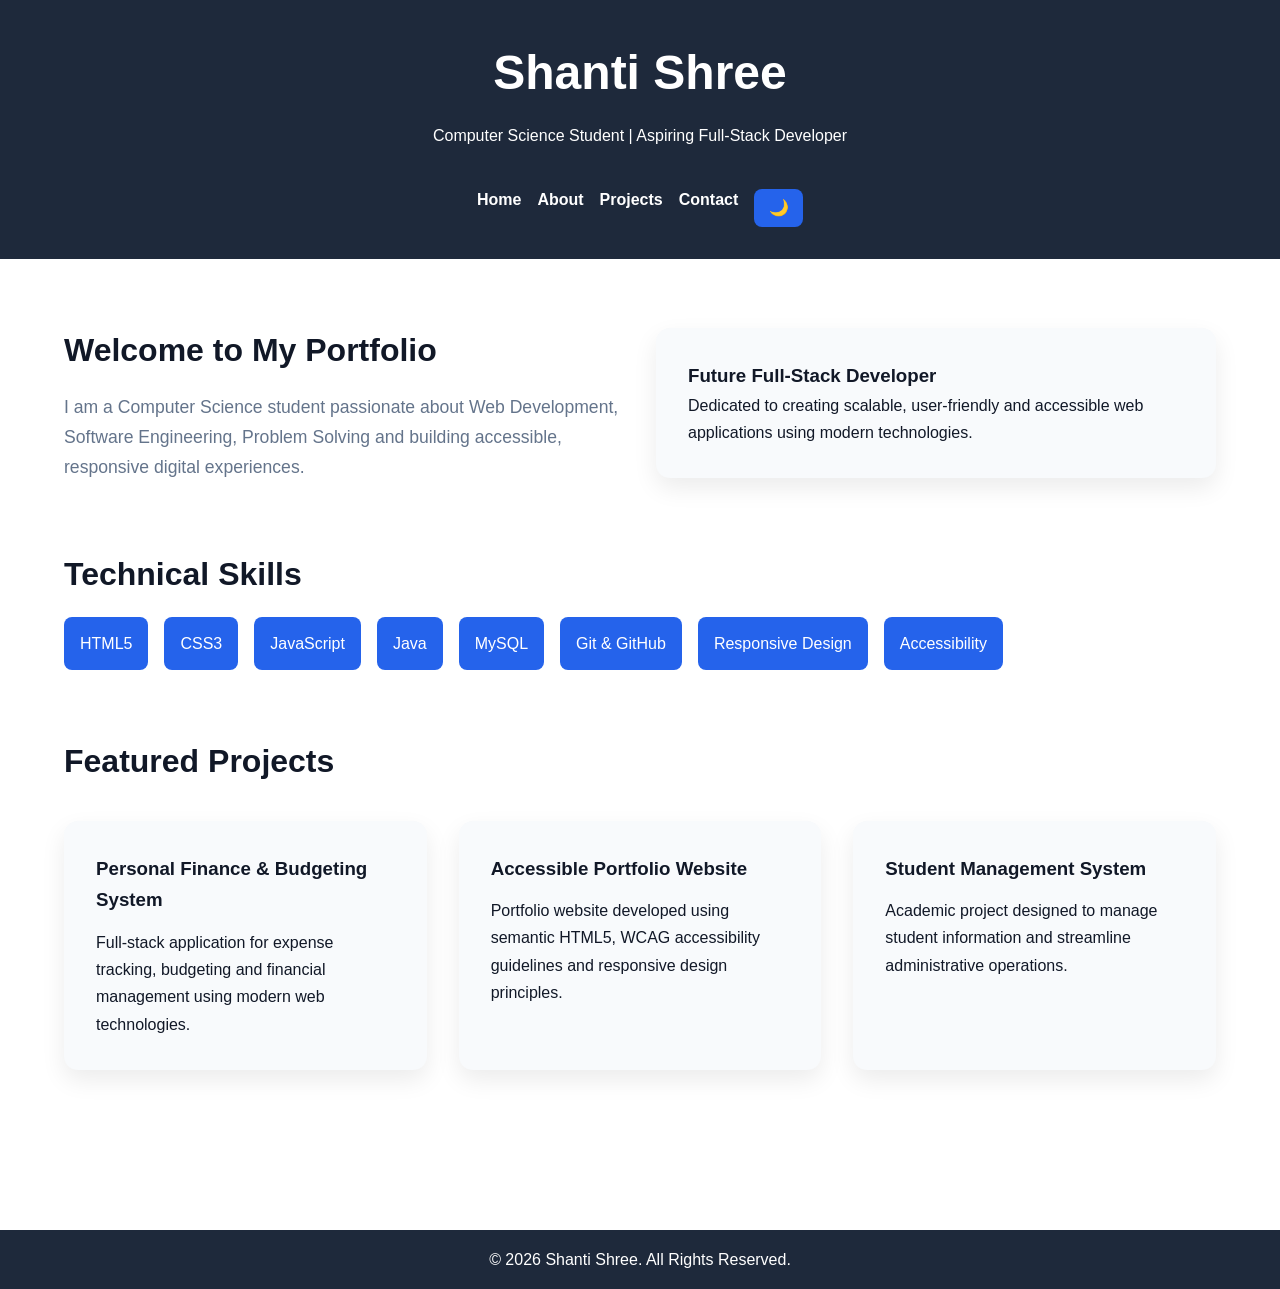
<file: index.html>
<!DOCTYPE html>
<html lang="en">
<head>
    <meta charset="UTF-8">
    <meta name="viewport" content="width=device-width, initial-scale=1.0">

    <title>Shanti Shree | Portfolio</title>

    <meta name="description" content="Portfolio of Shanti Shree, Computer Science Student and aspiring Full-Stack Developer.">
    <meta name="keywords" content="Portfolio, Computer Science, Web Development, HTML5, CSS3, Accessibility">
    <meta name="author" content="Shanti Shree">
    <meta name="robots" content="index, follow">

    <meta property="og:title" content="Shanti Shree Portfolio">
    <meta property="og:description" content="Explore projects, skills and achievements of Shanti Shree.">
    <meta property="og:type" content="website">

    <link rel="stylesheet" href="css/style.css">
</head>
<body>

<a class="skip-link" href="#main-content">Skip to Main Content</a>

<header>
    <div class="container">

        <h1>Shanti Shree</h1>

        <p>
            Computer Science Student | Aspiring Full-Stack Developer
        </p>

        <nav aria-label="Primary Navigation">

            <ul class="nav-links">

                <li>
                    <a href="index.html" aria-current="page">Home</a>
                </li>

                <li>
                    <a href="about.html">About</a>
                </li>

                <li>
                    <a href="projects.html">Projects</a>
                </li>

                <li>
                    <a href="contact.html">Contact</a>
                </li>

                <li>
                    <button
                        id="theme-toggle"
                        aria-label="Toggle dark mode">
                        🌙
                    </button>
                </li>

            </ul>

        </nav>

    </div>
</header>

<main id="main-content">

    <div class="container">

        <section
            class="hero"
            aria-labelledby="hero-heading">

            <div class="hero-content">

                <h2 id="hero-heading">
                    Welcome to My Portfolio
                </h2>

                <p>
                    I am a Computer Science student passionate about
                    Web Development, Software Engineering,
                    Problem Solving and building accessible,
                    responsive digital experiences.
                </p>

            </div>

            <div class="hero-card">

                <h3>Future Full-Stack Developer</h3>

                <p>
                    Dedicated to creating scalable,
                    user-friendly and accessible web
                    applications using modern technologies.
                </p>

            </div>

        </section>

        <section aria-labelledby="skills-heading">

            <h2 id="skills-heading">
                Technical Skills
            </h2>

            <ul class="skills-list">

                <li>HTML5</li>

                <li>CSS3</li>

                <li>JavaScript</li>

                <li>Java</li>

                <li>MySQL</li>

                <li>Git & GitHub</li>

                <li>Responsive Design</li>

                <li>Accessibility</li>

            </ul>

        </section>

        <section aria-labelledby="featured-projects">

            <h2 id="featured-projects">
                Featured Projects
            </h2>

            <div class="projects-grid">

                <article class="card">

                    <h3>
                        Personal Finance & Budgeting System
                    </h3>

                    <p>
                        Full-stack application for expense tracking,
                        budgeting and financial management using
                        modern web technologies.
                    </p>

                </article>

                <article class="card">

                    <h3>
                        Accessible Portfolio Website
                    </h3>

                    <p>
                        Portfolio website developed using semantic
                        HTML5, WCAG accessibility guidelines and
                        responsive design principles.
                    </p>

                </article>

                <article class="card">

                    <h3>
                        Student Management System
                    </h3>

                    <p>
                        Academic project designed to manage student
                        information and streamline administrative
                        operations.
                    </p>

                </article>

            </div>

        </section>

    </div>

</main>

<footer>

    <p>
        &copy; 2026 Shanti Shree. All Rights Reserved.
    </p>

</footer>

<script src="js/theme.js"></script>

</body>
</html>
</file>
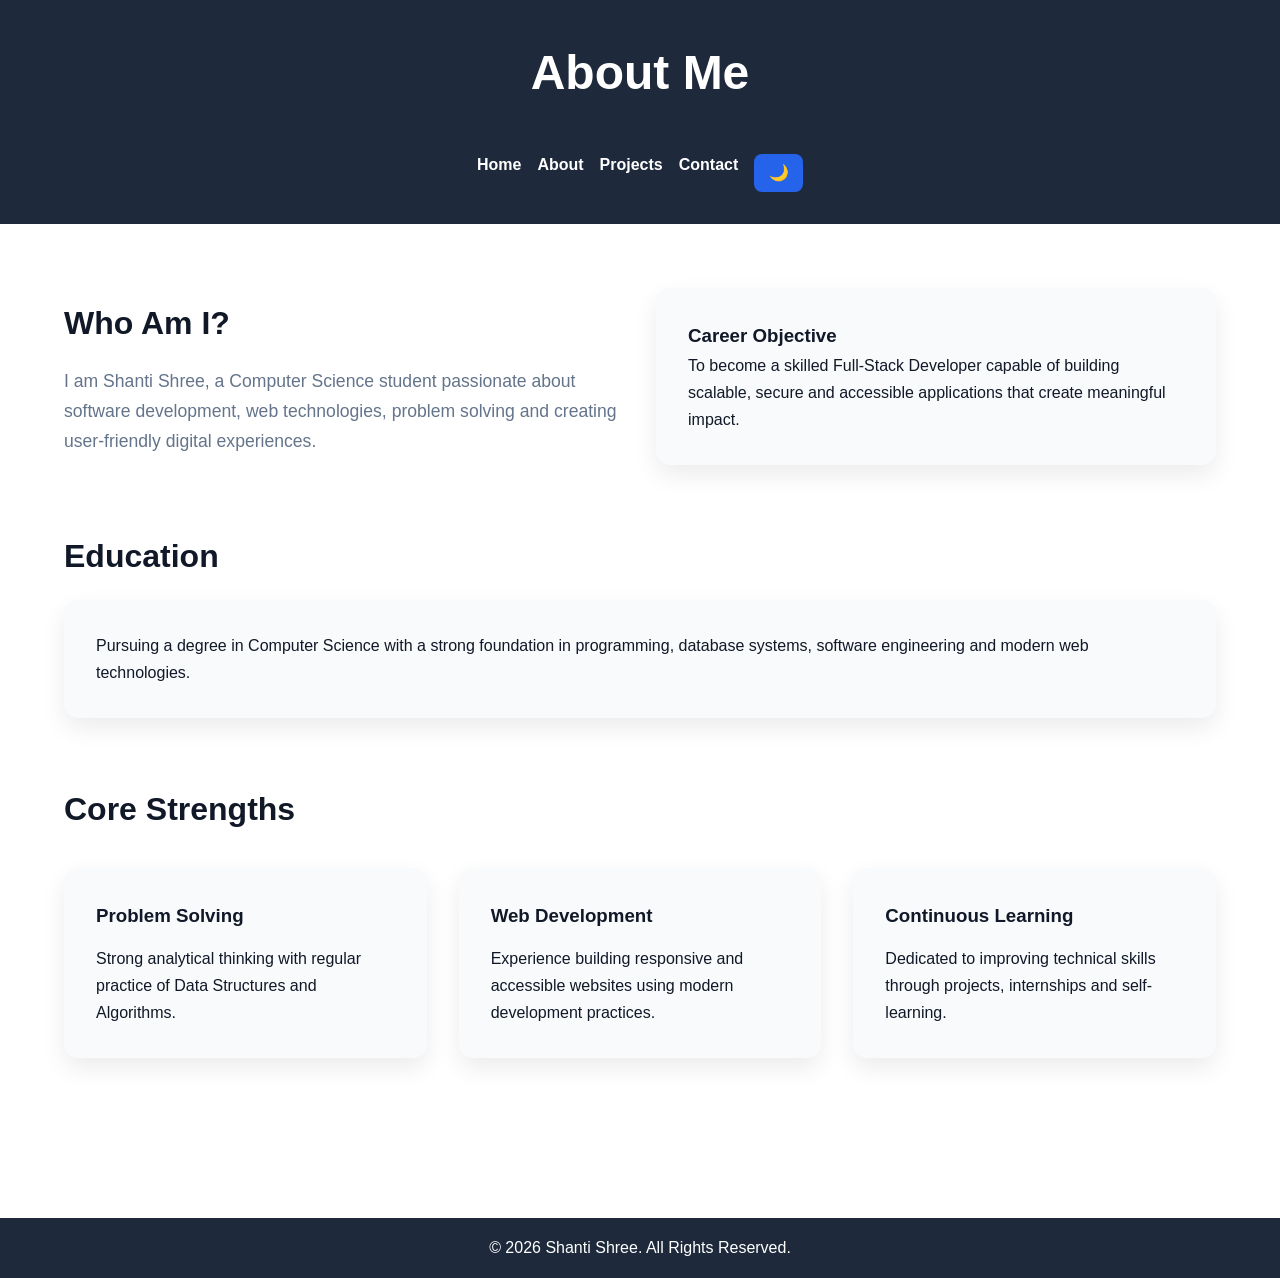
<file: about.html>
<!DOCTYPE html>
<html lang="en">
<head>
    <meta charset="UTF-8">
    <meta name="viewport" content="width=device-width, initial-scale=1.0">

    <title>About | Shanti Shree</title>

    <meta name="description" content="Learn more about Shanti Shree, Computer Science student and aspiring Full-Stack Developer.">

    <link rel="stylesheet" href="css/style.css">
</head>
<body>

<a class="skip-link" href="#main-content">Skip to Main Content</a>

<header>

    <div class="container">

        <h1>About Me</h1>

        <nav aria-label="Primary Navigation">

            <ul class="nav-links">

                <li>
                    <a href="index.html">Home</a>
                </li>

                <li>
                    <a href="about.html" aria-current="page">About</a>
                </li>

                <li>
                    <a href="projects.html">Projects</a>
                </li>

                <li>
                    <a href="contact.html">Contact</a>
                </li>

                <li>
                    <button
                        id="theme-toggle"
                        aria-label="Toggle dark mode">
                        🌙
                    </button>
                </li>

            </ul>

        </nav>

    </div>

</header>

<main id="main-content">

    <div class="container">

        <section class="hero" aria-labelledby="about-heading">

            <div class="hero-content">

                <h2 id="about-heading">
                    Who Am I?
                </h2>

                <p>
                    I am Shanti Shree, a Computer Science student
                    passionate about software development, web
                    technologies, problem solving and creating
                    user-friendly digital experiences.
                </p>

            </div>

            <div class="hero-card">

                <h3>
                    Career Objective
                </h3>

                <p>
                    To become a skilled Full-Stack Developer capable
                    of building scalable, secure and accessible
                    applications that create meaningful impact.
                </p>

            </div>

        </section>

        <section aria-labelledby="education-heading">

            <h2 id="education-heading">
                Education
            </h2>

            <article class="card">

                <p>
                    Pursuing a degree in Computer Science with
                    a strong foundation in programming,
                    database systems, software engineering
                    and modern web technologies.
                </p>

            </article>

        </section>

        <section aria-labelledby="strengths-heading">

            <h2 id="strengths-heading">
                Core Strengths
            </h2>

            <div class="projects-grid">

                <article class="card">

                    <h3>
                        Problem Solving
                    </h3>

                    <p>
                        Strong analytical thinking with regular
                        practice of Data Structures and Algorithms.
                    </p>

                </article>

                <article class="card">

                    <h3>
                        Web Development
                    </h3>

                    <p>
                        Experience building responsive and
                        accessible websites using modern
                        development practices.
                    </p>

                </article>

                <article class="card">

                    <h3>
                        Continuous Learning
                    </h3>

                    <p>
                        Dedicated to improving technical
                        skills through projects, internships
                        and self-learning.
                    </p>

                </article>

            </div>

        </section>

    </div>

</main>

<footer>

    <p>
        &copy; 2026 Shanti Shree. All Rights Reserved.
    </p>

</footer>

<script src="js/theme.js"></script>

</body>
</html>
</file>
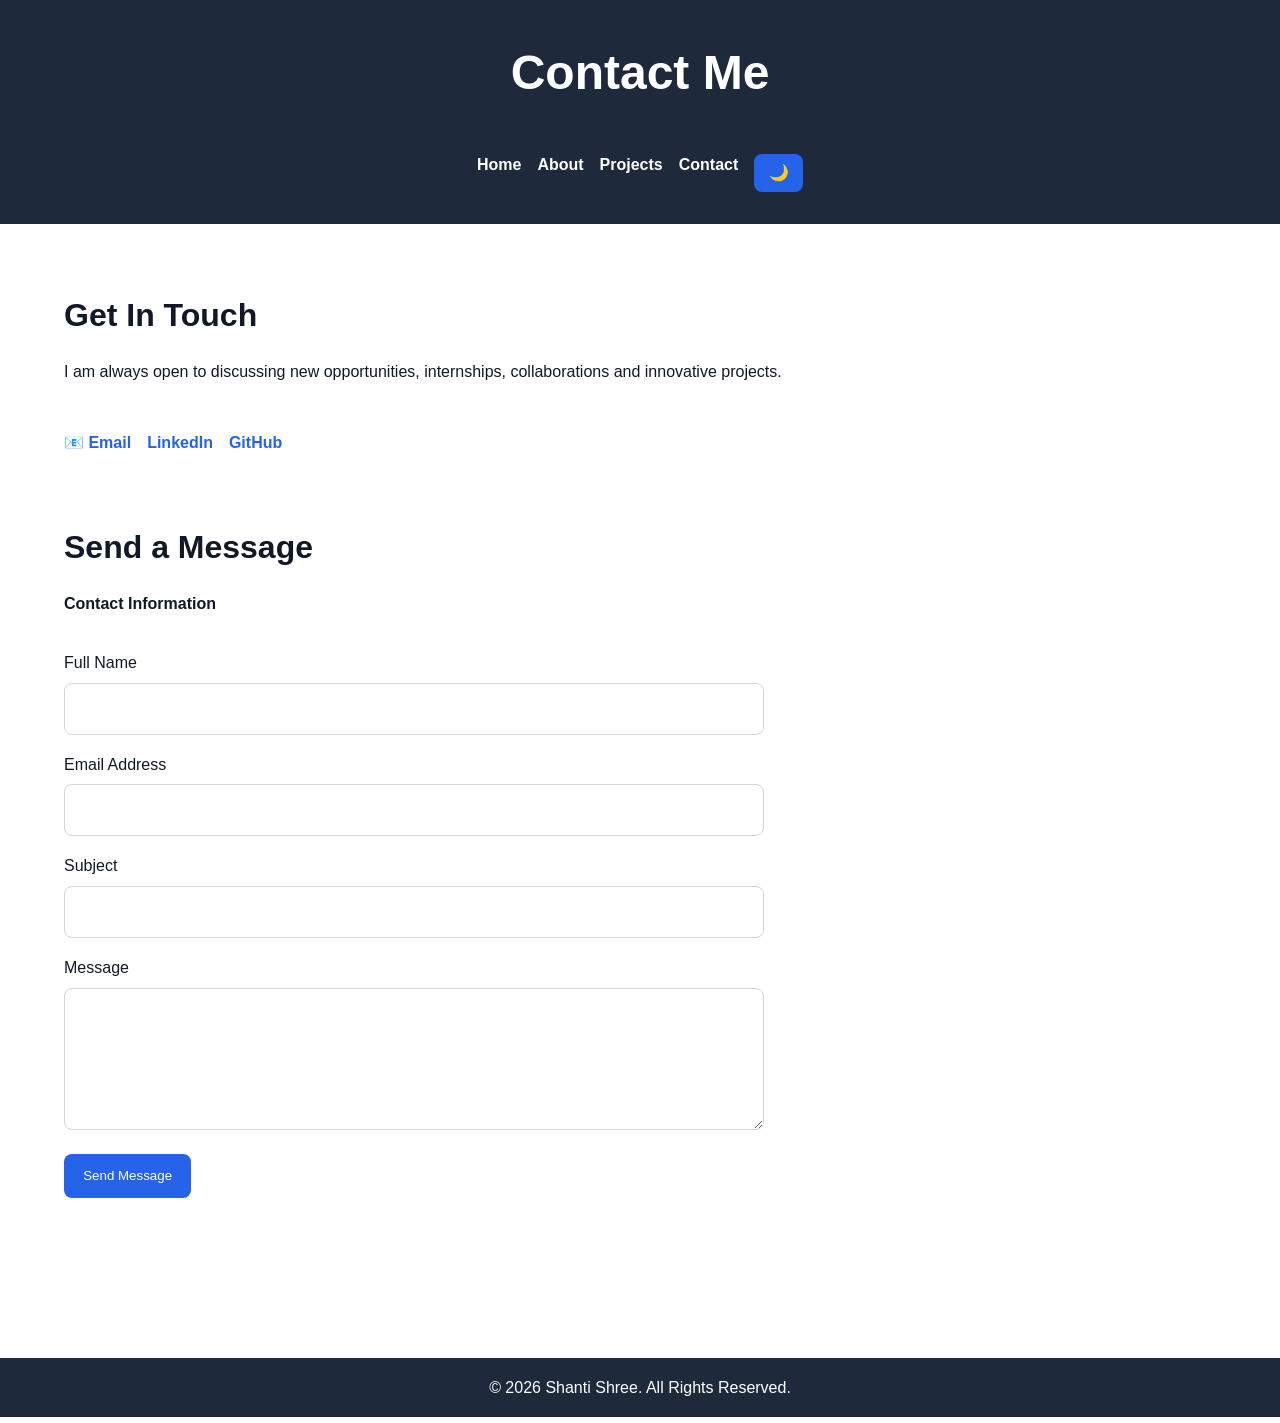
<file: contact.html>
<!DOCTYPE html>
<html lang="en">
<head>
    <meta charset="UTF-8">
    <meta name="viewport" content="width=device-width, initial-scale=1.0">

    <title>Contact | Shanti Shree</title>

    <meta name="description" content="Contact Shanti Shree for opportunities, collaborations and professional networking.">

    <link rel="stylesheet" href="css/style.css">
</head>
<body>

<a class="skip-link" href="#main-content">
    Skip to Main Content
</a>

<header>

    <div class="container">

        <h1>Contact Me</h1>

        <nav aria-label="Primary Navigation">

            <ul class="nav-links">

                <li>
                    <a href="index.html">Home</a>
                </li>

                <li>
                    <a href="about.html">About</a>
                </li>

                <li>
                    <a href="projects.html">Projects</a>
                </li>

                <li>
                    <a href="contact.html" aria-current="page">Contact</a>
                </li>

                <li>
                    <button
                        id="theme-toggle"
                        aria-label="Toggle dark mode">
                        🌙
                    </button>
                </li>

            </ul>

        </nav>

    </div>

</header>

<main id="main-content">

    <div class="container">

        <section aria-labelledby="contact-heading">

            <h2 id="contact-heading">
                Get In Touch
            </h2>

            <p>
                I am always open to discussing new opportunities,
                internships, collaborations and innovative projects.
            </p>

            <br>

            <div class="contact-links">

                <a href="mailto:shantishree83@gmail.com">
                    📧 Email
                </a>

                <a
                    href="https://www.linkedin.com/in/shantishree/"
                    target="_blank"
                    rel="noopener noreferrer">

                    LinkedIn

                </a>

                <a
                    href="https://github.com/Shantishree28"
                    target="_blank"
                    rel="noopener noreferrer">

                    GitHub

                </a>

            </div>

        </section>

        <section aria-labelledby="form-heading">

            <h2 id="form-heading">
                Send a Message
            </h2>

            <form aria-labelledby="form-heading">

                <fieldset>

                    <legend>
                        Contact Information
                    </legend>

                    <label for="name">
                        Full Name
                    </label>

                    <input
                        type="text"
                        id="name"
                        name="name"
                        required>

                    <label for="email">
                        Email Address
                    </label>

                    <input
                        type="email"
                        id="email"
                        name="email"
                        required>

                    <label for="subject">
                        Subject
                    </label>

                    <input
                        type="text"
                        id="subject"
                        name="subject"
                        required>

                    <label for="message">
                        Message
                    </label>

                    <textarea
                        id="message"
                        name="message"
                        rows="6"
                        required></textarea>

                    <button type="submit">
                        Send Message
                    </button>

                </fieldset>

            </form>

        </section>

    </div>

</main>

<footer>

    <p>
        &copy; 2026 Shanti Shree. All Rights Reserved.
    </p>

</footer>

<script src="js/theme.js"></script>

</body>
</html>
</file>
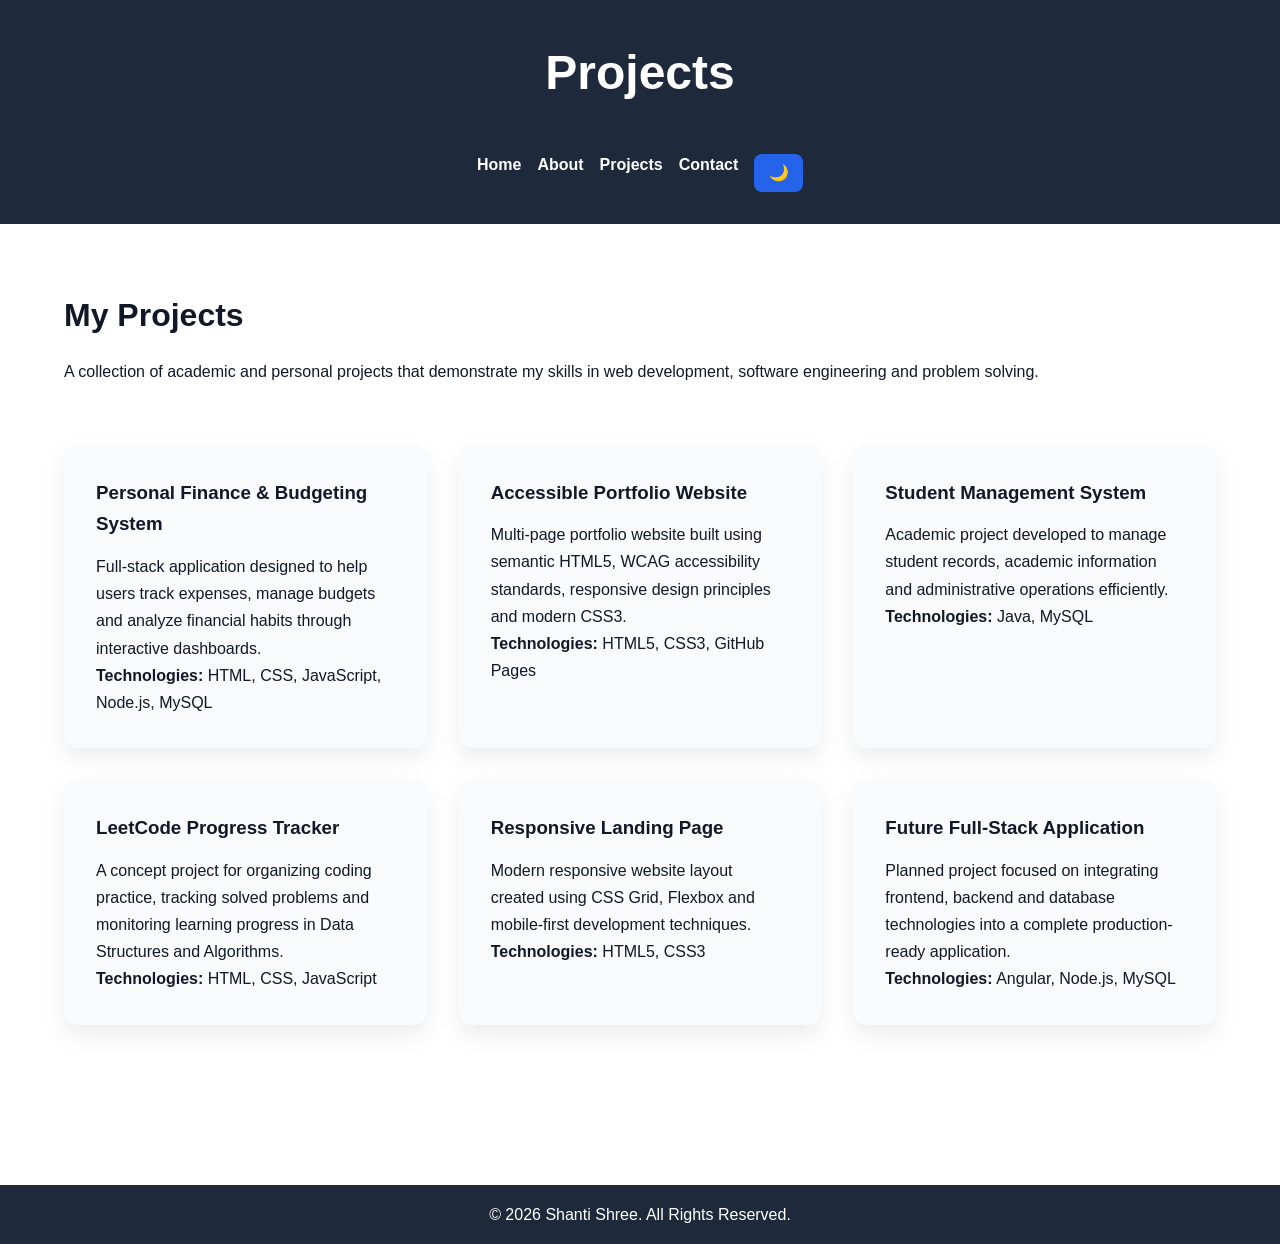
<file: projects.html>
<!DOCTYPE html>
<html lang="en">
<head>
    <meta charset="UTF-8">
    <meta name="viewport" content="width=device-width, initial-scale=1.0">

    <title>Projects | Shanti Shree</title>

    <meta name="description" content="Projects developed by Shanti Shree showcasing web development, software engineering and problem-solving skills.">

    <link rel="stylesheet" href="css/style.css">
</head>
<body>

<a class="skip-link" href="#main-content">Skip to Main Content</a>

<header>

    <div class="container">

        <h1>Projects</h1>

        <nav aria-label="Primary Navigation">

            <ul class="nav-links">

                <li>
                    <a href="index.html">Home</a>
                </li>

                <li>
                    <a href="about.html">About</a>
                </li>

                <li>
                    <a href="projects.html" aria-current="page">Projects</a>
                </li>

                <li>
                    <a href="contact.html">Contact</a>
                </li>

                <li>
                    <button
                        id="theme-toggle"
                        aria-label="Toggle dark mode">
                        🌙
                    </button>
                </li>

            </ul>

        </nav>

    </div>

</header>

<main id="main-content">

    <div class="container">

        <section aria-labelledby="project-heading">

            <h2 id="project-heading">
                My Projects
            </h2>

            <p>
                A collection of academic and personal projects that demonstrate
                my skills in web development, software engineering and problem solving.
            </p>

            <br>

            <div class="projects-grid">

                <article class="card">

                    <h3>
                        Personal Finance & Budgeting System
                    </h3>

                    <p>
                        Full-stack application designed to help users
                        track expenses, manage budgets and analyze
                        financial habits through interactive dashboards.
                    </p>

                    <p>
                        <strong>Technologies:</strong>
                        HTML, CSS, JavaScript, Node.js, MySQL
                    </p>

                </article>

                <article class="card">

                    <h3>
                        Accessible Portfolio Website
                    </h3>

                    <p>
                        Multi-page portfolio website built using
                        semantic HTML5, WCAG accessibility standards,
                        responsive design principles and modern CSS3.
                    </p>

                    <p>
                        <strong>Technologies:</strong>
                        HTML5, CSS3, GitHub Pages
                    </p>

                </article>

                <article class="card">

                    <h3>
                        Student Management System
                    </h3>

                    <p>
                        Academic project developed to manage student
                        records, academic information and administrative
                        operations efficiently.
                    </p>

                    <p>
                        <strong>Technologies:</strong>
                        Java, MySQL
                    </p>

                </article>

                <article class="card">

                    <h3>
                        LeetCode Progress Tracker
                    </h3>

                    <p>
                        A concept project for organizing coding practice,
                        tracking solved problems and monitoring learning
                        progress in Data Structures and Algorithms.
                    </p>

                    <p>
                        <strong>Technologies:</strong>
                        HTML, CSS, JavaScript
                    </p>

                </article>

                <article class="card">

                    <h3>
                        Responsive Landing Page
                    </h3>

                    <p>
                        Modern responsive website layout created using
                        CSS Grid, Flexbox and mobile-first development
                        techniques.
                    </p>

                    <p>
                        <strong>Technologies:</strong>
                        HTML5, CSS3
                    </p>

                </article>

                <article class="card">

                    <h3>
                        Future Full-Stack Application
                    </h3>

                    <p>
                        Planned project focused on integrating frontend,
                        backend and database technologies into a complete
                        production-ready application.
                    </p>

                    <p>
                        <strong>Technologies:</strong>
                        Angular, Node.js, MySQL
                    </p>

                </article>

            </div>

        </section>

    </div>

</main>

<footer>

    <p>
        &copy; 2026 Shanti Shree. All Rights Reserved.
    </p>

</footer>

<script src="js/theme.js"></script>

</body>
</html>
</file>
<file: css/style.css>
:root{
    --primary:#2563eb;
    --secondary:#1e293b;
    --background:#ffffff;
    --surface:#f8fafc;
    --text:#111827;
    --text-light:#64748b;

    --shadow:0 10px 25px rgba(0,0,0,.08);
    --radius:14px;
    --transition:.3s ease;
}

[data-theme="dark"]{
    --background:#0f172a;
    --surface:#1e293b;
    --text:#f8fafc;
    --text-light:#cbd5e1;
}

*{
    margin:0;
    padding:0;
    box-sizing:border-box;
}

html{
    scroll-behavior:smooth;
}

body{
    font-family:'Segoe UI', Tahoma, Geneva, Verdana, sans-serif;
    background:var(--background);
    color:var(--text);
    line-height:1.7;
    transition:background var(--transition),
               color var(--transition);
}

.container{
    width:90%;
    max-width:1200px;
    margin:auto;
}

/* Skip Link */

.skip-link{
    position:absolute;
    left:-9999px;
}

.skip-link:focus{
    left:10px;
    top:10px;
    background:white;
    color:black;
    padding:10px;
    border-radius:5px;
    z-index:1000;
}

/* Header */

header{
    background:var(--secondary);
    color:white;
    text-align:center;
    padding:2rem 0;
}

header h1{
    font-size:2.5rem;
}

header p{
    margin-top:.5rem;
}

/* Navigation */

.nav-links{
    list-style:none;
    display:flex;
    justify-content:center;
    align-items:center;
    flex-wrap:wrap;
    gap:1rem;
    margin-top:1.5rem;
}

.nav-links a{
    color:white;
    text-decoration:none;
    font-weight:600;
    transition:opacity .3s;
}

.nav-links a:hover{
    opacity:.8;
}

/* Theme Button */

#theme-toggle{
    background:var(--primary);
    color:white;
    border:none;
    padding:.6rem .9rem;
    border-radius:8px;
    cursor:pointer;
    font-size:1rem;
}

/* Main Content */

main{
    padding:4rem 0;
}

section{
    margin-bottom:4rem;
}

section h2{
    margin-bottom:1rem;
    font-size:2rem;
}

/* Hero Section */

.hero{
    display:grid;
    grid-template-columns:1fr;
    gap:2rem;
    align-items:center;
}

.hero-content h2{
    margin-bottom:1rem;
}

.hero-content p{
    color:var(--text-light);
    font-size:1.1rem;
}

.hero-card{
    background:var(--surface);
    padding:2rem;
    border-radius:var(--radius);
    box-shadow:var(--shadow);
}

/* Cards */

.card{
    background:var(--surface);
    padding:2rem;
    border-radius:var(--radius);
    box-shadow:var(--shadow);
    transition:transform .3s ease;
}

.card:hover{
    transform:translateY(-6px);
}

.card h3{
    margin-bottom:.8rem;
}

/* Skills */

.skills-list{
    display:flex;
    flex-wrap:wrap;
    gap:1rem;
    list-style:none;
}

.skills-list li{
    background:var(--primary);
    color:white;
    padding:.8rem 1rem;
    border-radius:8px;
    font-weight:500;
}

/* Projects Grid */

.projects-grid{
    display:grid;
    grid-template-columns:1fr;
    gap:2rem;
    margin-top:2rem;
}

/* Contact Links */

.contact-links{
    display:flex;
    flex-wrap:wrap;
    gap:1rem;
    margin-top:1rem;
    margin-bottom:2rem;
}

.contact-links a{
    text-decoration:none;
    color:var(--primary);
    font-weight:600;
}

/* Form */

form{
    max-width:700px;
}

fieldset{
    border:none;
}

legend{
    font-weight:bold;
    margin-bottom:1rem;
}

label{
    display:block;
    margin-top:1rem;
    margin-bottom:.4rem;
}

input,
textarea{
    width:100%;
    padding:1rem;
    border:1px solid #d1d5db;
    border-radius:8px;
    font-size:1rem;
}

textarea{
    resize:vertical;
}

button{
    background:var(--primary);
    color:white;
    border:none;
    padding:.9rem 1.2rem;
    border-radius:8px;
    cursor:pointer;
    margin-top:1rem;
    transition:opacity .3s;
}

button:hover{
    opacity:.9;
}

/* Accessibility */

a:focus,
button:focus,
input:focus,
textarea:focus{
    outline:3px solid var(--primary);
    outline-offset:3px;
}

/* Footer */

footer{
    background:var(--secondary);
    color:white;
    text-align:center;
    padding:1rem;
    margin-top:2rem;
}

/* Tablet */

@media (min-width:768px){

    .hero{
        grid-template-columns:1fr 1fr;
    }

    .projects-grid{
        grid-template-columns:repeat(2,1fr);
    }

}

/* Desktop */

@media (min-width:1024px){

    .projects-grid{
        grid-template-columns:repeat(3,1fr);
    }

    header h1{
        font-size:3rem;
    }

}
</file>
